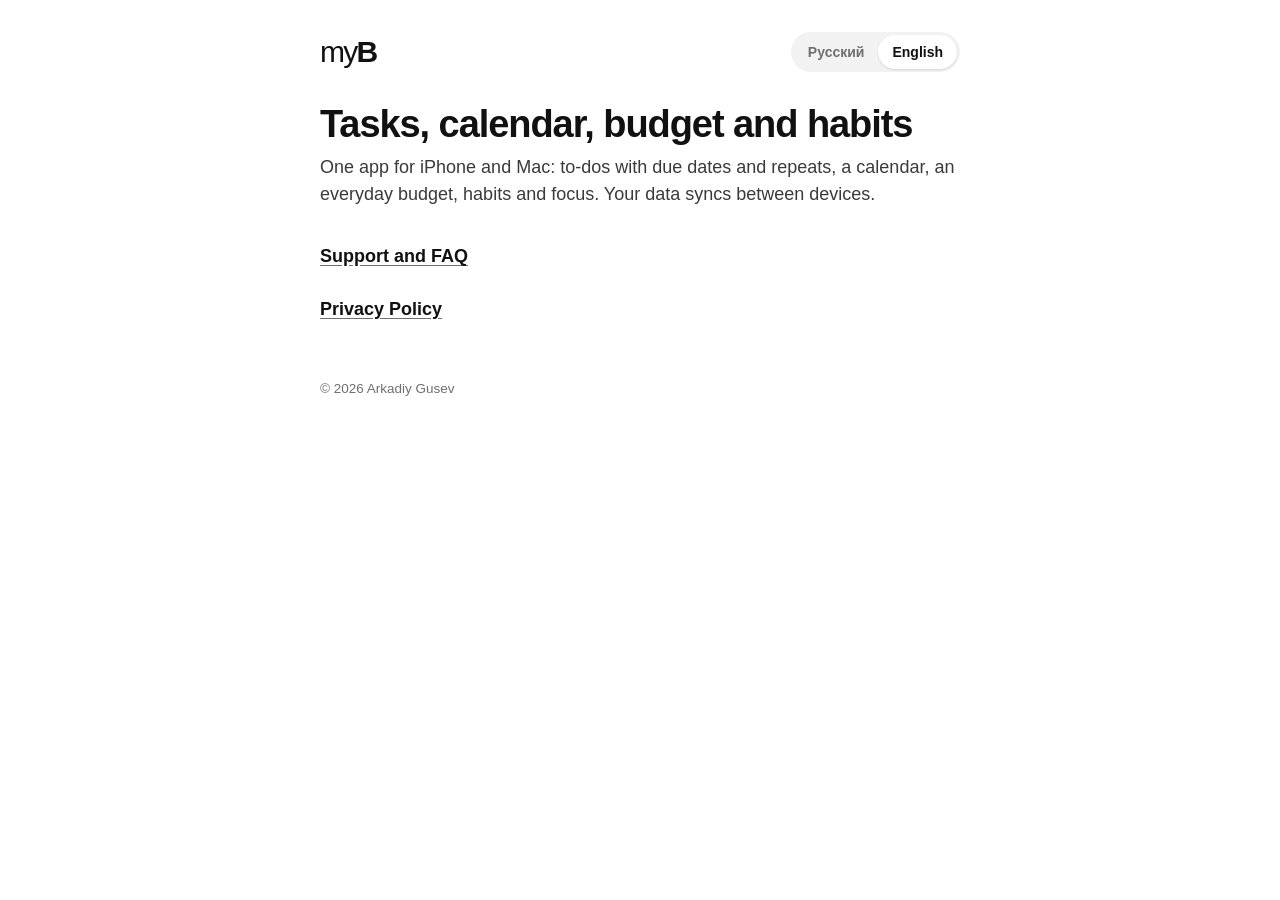
<file: index.html>
<!doctype html>
<html lang="ru" data-t-ru="myB — задачи, календарь, бюджет" data-t-en="myB — tasks, calendar, budget">
<head>
<meta charset="utf-8">
<meta name="viewport" content="width=device-width,initial-scale=1,viewport-fit=cover">
<meta name="color-scheme" content="light dark">
<title>myB — задачи, календарь, бюджет</title>
<link rel="stylesheet" href="site.css">
<style>.home-l{list-style:none;padding:0;margin:28px 0 0;display:flex;flex-direction:column;gap:12px}.home-l a{font-size:18px;font-weight:600}</style>
</head>
<body>
<div class="wrap"><div class="top"><div class="mark" aria-hidden="true">my<b>B</b></div><div class="lang" role="group" aria-label="Language"><button type="button" data-l="ru" aria-pressed="false">Русский</button><button type="button" data-l="en" aria-pressed="false">English</button></div></div><main>
<section data-lang="ru"><h1>Задачи, календарь, бюджет и привычки</h1><p class="pp-lead">Одно приложение для iPhone и Mac: дела со сроками и повторами, календарь, бюджет на каждый день, привычки и фокус. Данные синхронизируются между устройствами.</p>
<ul class="home-l"><li><a href="support.html" data-keep="support.html">Поддержка и вопросы</a></li><li><a href="privacy.html" data-keep="privacy.html">Политика конфиденциальности</a></li></ul></section>
<section data-lang="en" hidden><h1>Tasks, calendar, budget and habits</h1><p class="pp-lead">One app for iPhone and Mac: to-dos with due dates and repeats, a calendar, an everyday budget, habits and focus. Your data syncs between devices.</p>
<ul class="home-l"><li><a href="support.html" data-keep="support.html">Support and FAQ</a></li><li><a href="privacy.html" data-keep="privacy.html">Privacy Policy</a></li></ul></section>
</main><footer>© 2026 Arkadiy Gusev</footer></div>
<script src="site.js"></script>
</body>
</html>
</file>
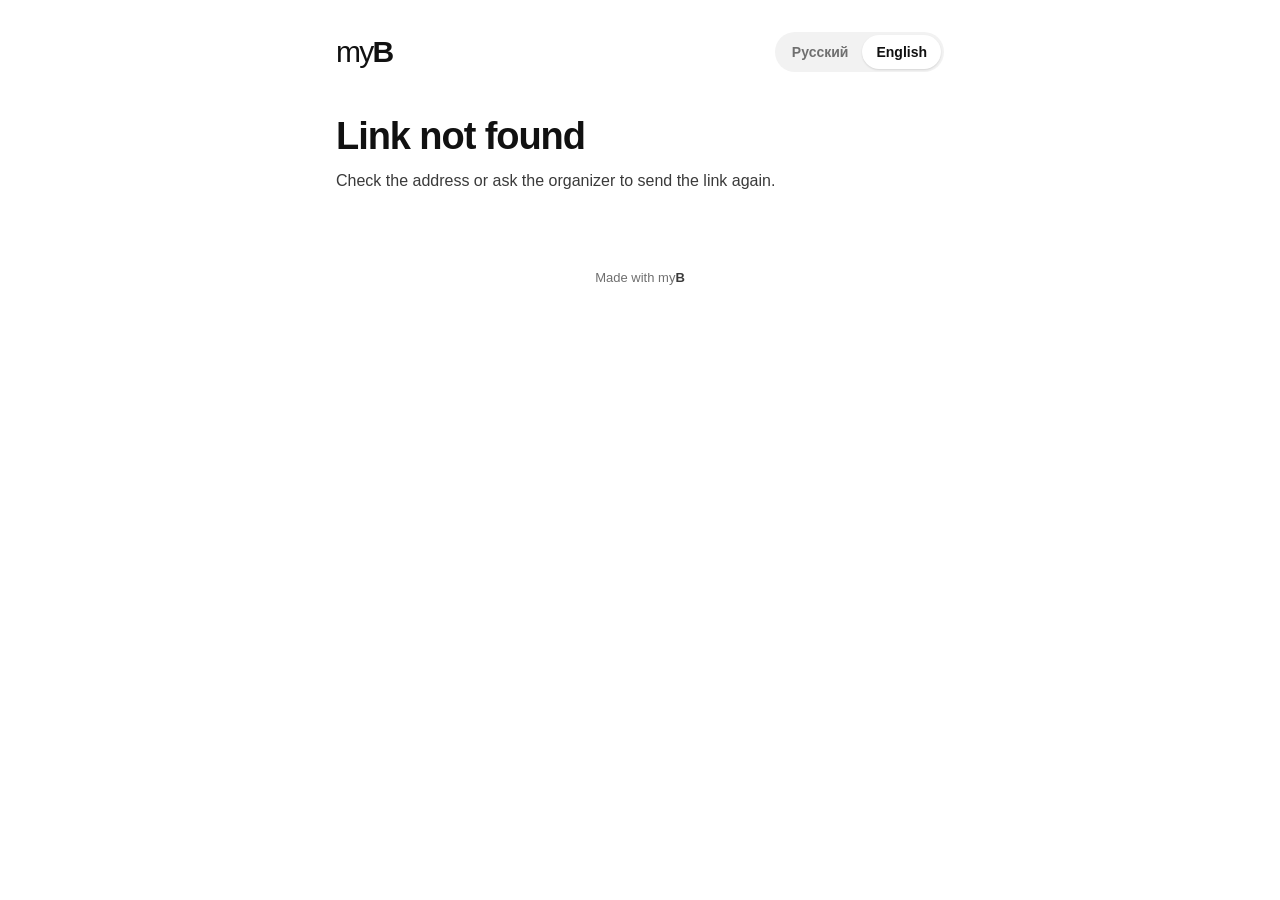
<file: book.html>
<!doctype html>
<html lang="ru">
<head>
<meta charset="utf-8">
<meta name="viewport" content="width=device-width,initial-scale=1,viewport-fit=cover">
<meta name="color-scheme" content="light dark">
<meta name="referrer" content="no-referrer">
<meta name="robots" content="noindex,nofollow">
<meta http-equiv="Content-Security-Policy" content="default-src 'self'; script-src 'self'; style-src 'self'; img-src 'self' data:; connect-src https://crrqausxktmmvwcpofgn.supabase.co; base-uri 'none'; form-action 'none'; object-src 'none'">
<title>Запись на встречу</title>
<link rel="stylesheet" href="site.css">
<link rel="stylesheet" href="book.css?v=2">
</head>
<body>
<div class="wrap">
<div class="top"><div class="mark" aria-hidden="true">my<b>B</b></div><div class="lang" role="group" aria-label="Language"><button type="button" data-l="ru" aria-pressed="false">Русский</button><button type="button" data-l="en" aria-pressed="false">English</button></div></div>
<main id="app"><p class="bk-quiet">Загрузка…</p><noscript><p>Чтобы записаться, включите JavaScript. / Please enable JavaScript to book.</p></noscript></main>
<footer class="bk-foot"><span id="made"><span id="made-t">Сделано в</span> my<b>B</b></span></footer>
</div>
<div id="live" class="bk-sr" aria-live="polite" aria-atomic="true"></div>
<script src="book.js?v=2"></script>
</body>
</html>
</file>
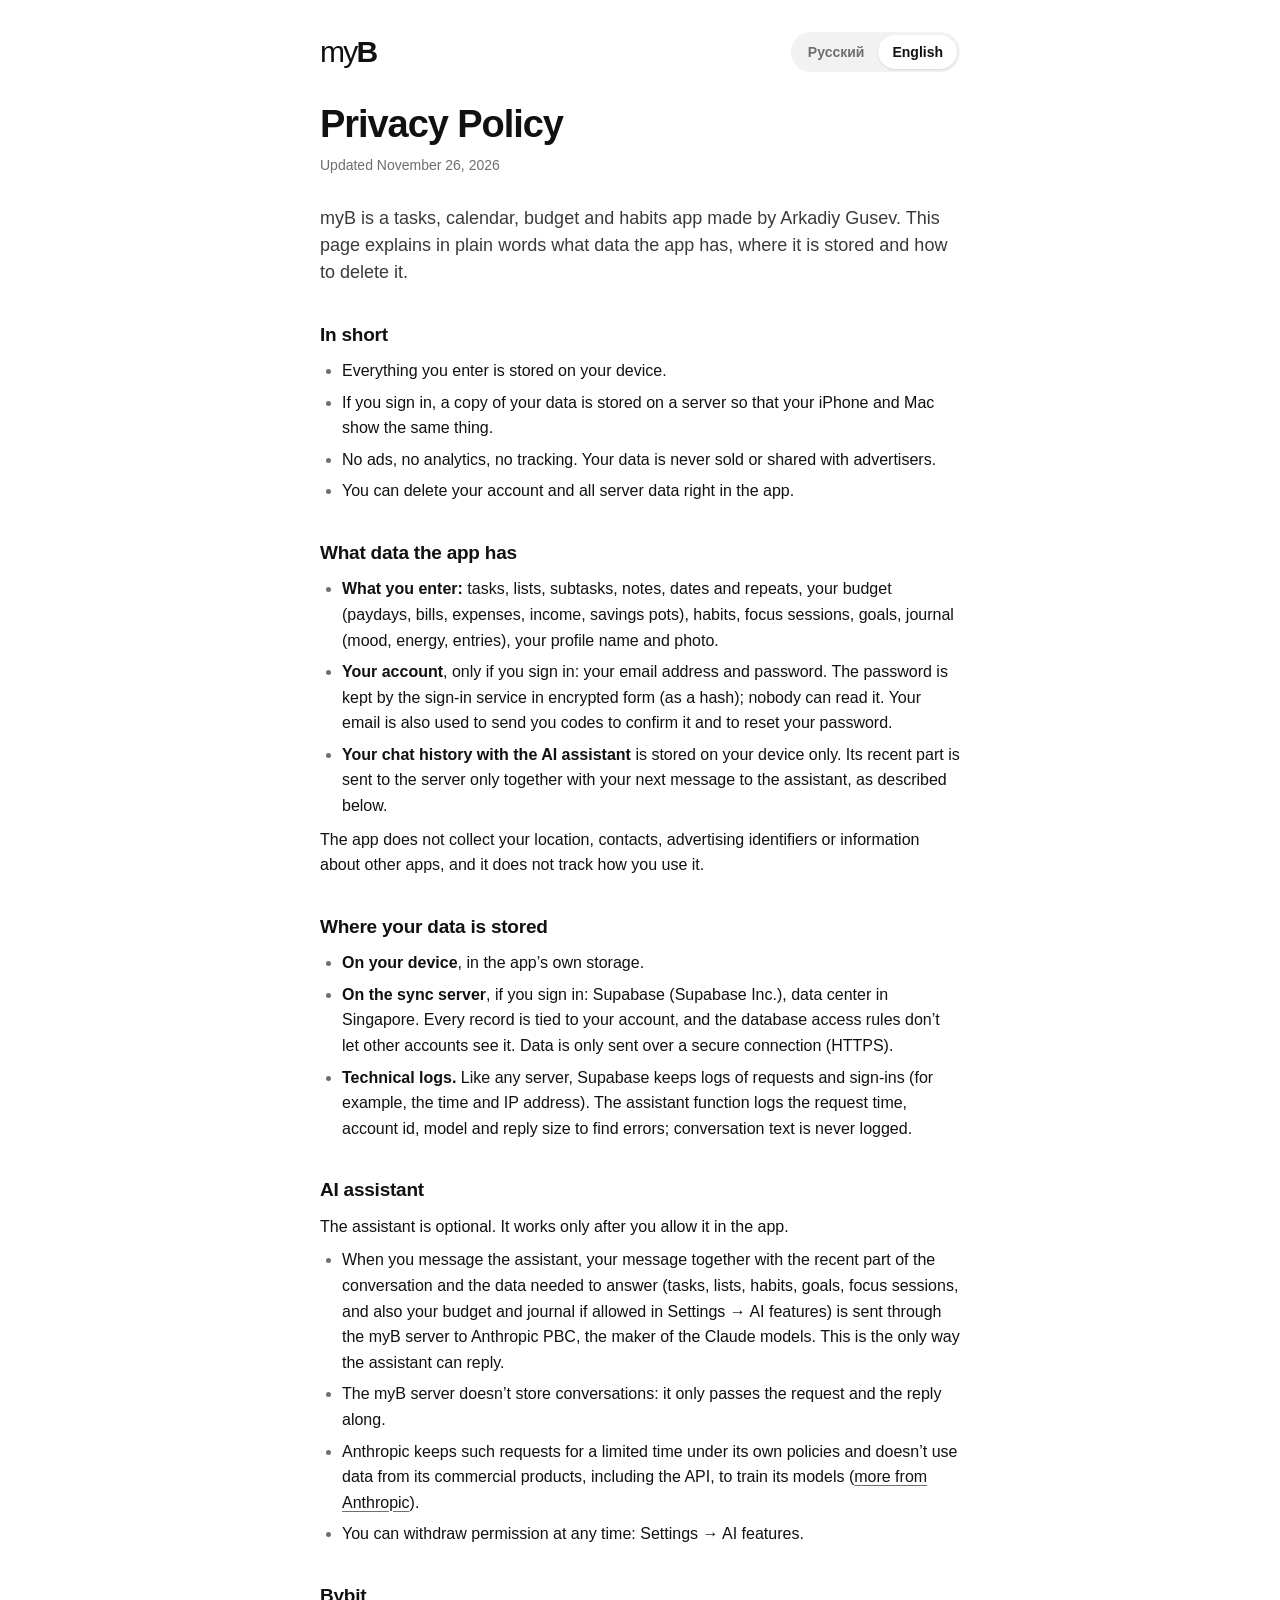
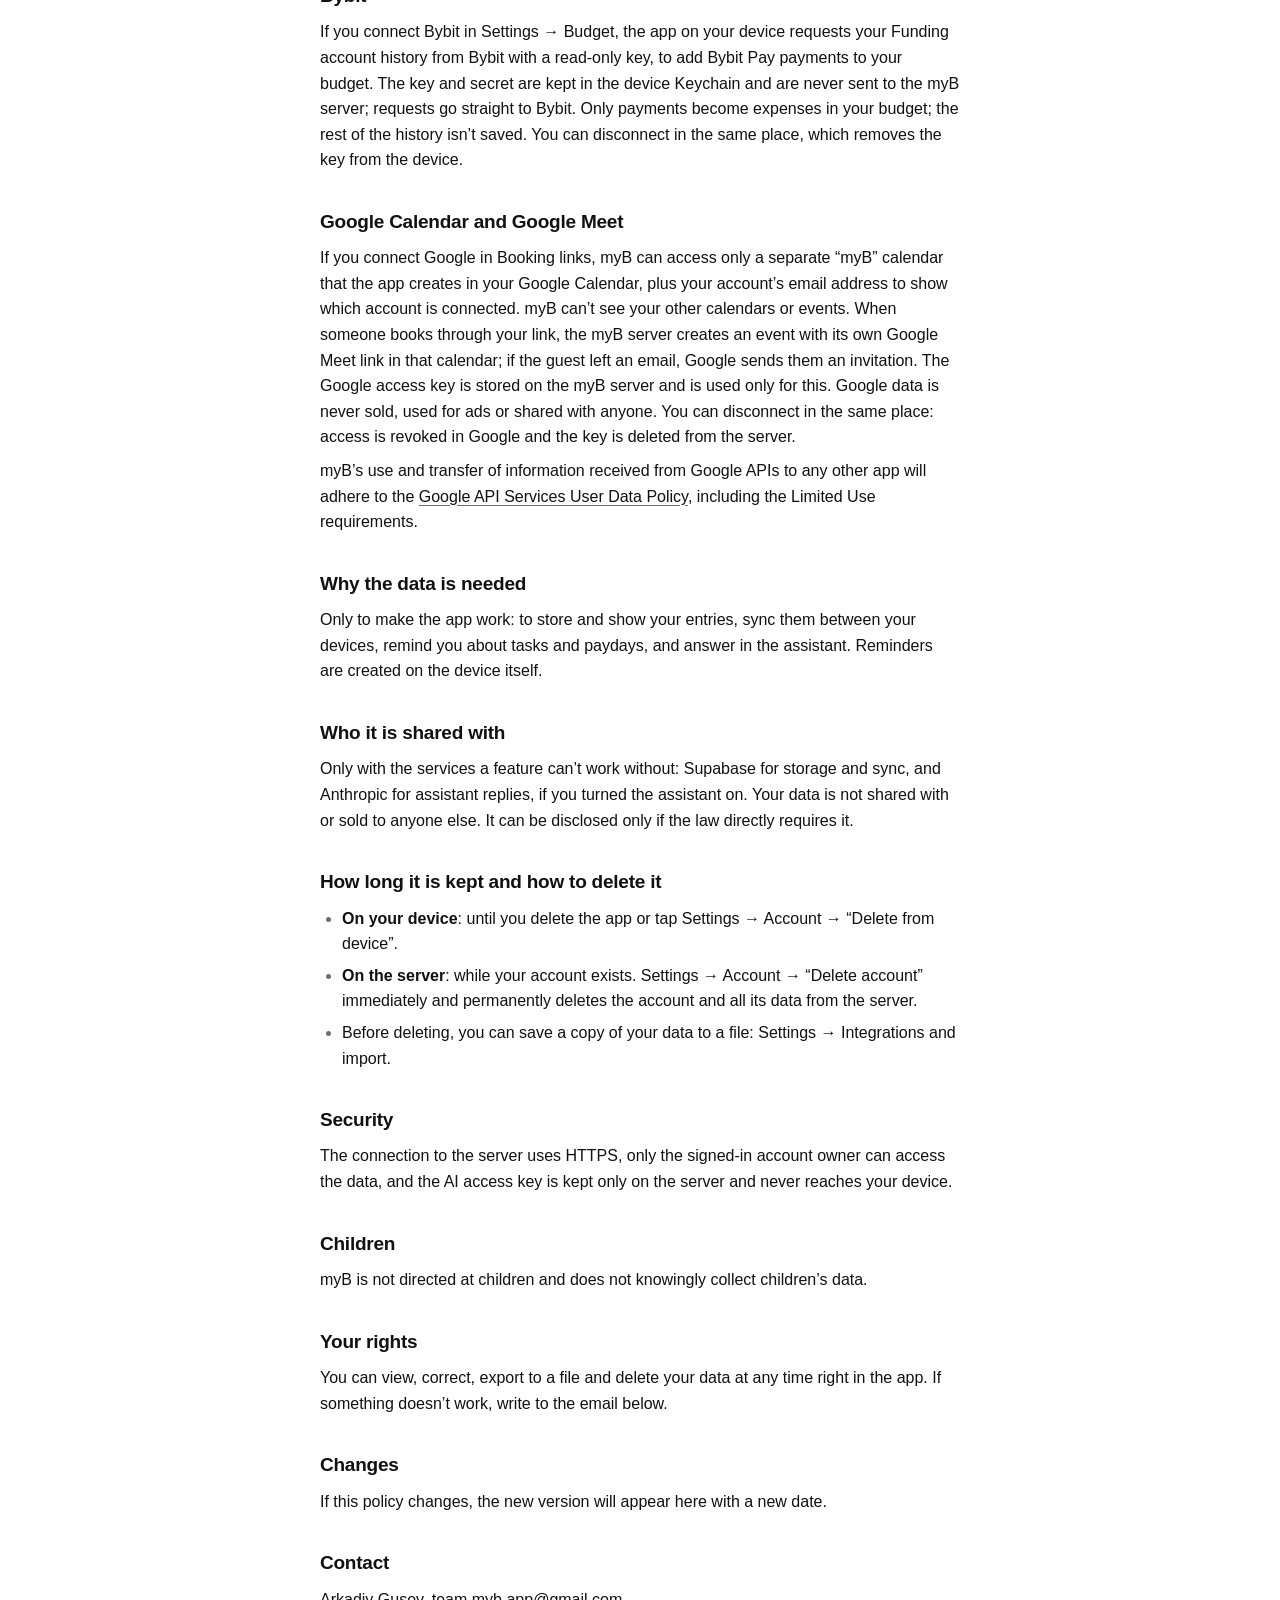
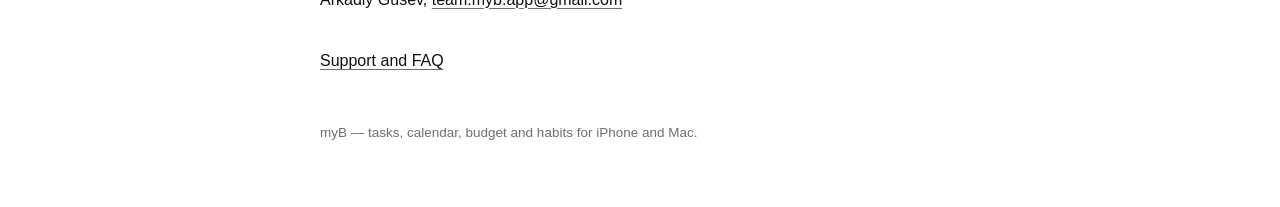
<file: privacy.html>
<!doctype html>
<html lang="ru" data-t-ru="Политика конфиденциальности myB" data-t-en="myB Privacy Policy">
<head>
<meta charset="utf-8">
<meta name="viewport" content="width=device-width,initial-scale=1,viewport-fit=cover">
<meta name="color-scheme" content="light dark">
<title>Политика конфиденциальности myB</title>
<link rel="stylesheet" href="site.css">
</head>
<body>
<div class="wrap"><div class="top"><div class="mark" aria-hidden="true">my<b>B</b></div><div class="lang" role="group" aria-label="Language"><button type="button" data-l="ru" aria-pressed="false">Русский</button><button type="button" data-l="en" aria-pressed="false">English</button></div></div><main><section data-lang="ru"><h1>Политика конфиденциальности</h1><p class="pp-upd">Обновлено 26 ноября 2026 г.</p>
<p class="pp-lead">myB — приложение для задач, календаря, бюджета и привычек. Его делает Аркадий Гусев. Здесь простыми словами описано, какие данные есть у приложения, где они хранятся и как их удалить.</p>

<h3>Коротко</h3>
<ul>
<li>Всё, что ты вводишь, хранится на твоём устройстве.</li>
<li>Если войти в аккаунт, копия данных хранится на сервере — чтобы iPhone и MacBook показывали одно и то же.</li>
<li>Никакой рекламы, аналитики и слежки. Данные не продаются и не передаются рекламодателям.</li>
<li>Аккаунт и все данные на сервере можно удалить прямо в приложении.</li>
</ul>

<h3>Какие данные есть у приложения</h3>
<ul>
<li><b>То, что ты вводишь:</b> задачи, списки, подзадачи, заметки, даты и повторы, бюджет (выплаты, платежи, траты, доходы, копилки), привычки, сессии фокуса, цели, дневник (настроение, энергия, записи), имя и фото профиля.</li>
<li><b>Аккаунт</b> — только если ты входишь: адрес электронной почты и пароль. Пароль хранится у сервиса входа в зашифрованном виде (как хэш), увидеть его нельзя. На почту приходят коды для подтверждения и сброса пароля.</li>
<li><b>История переписки с ИИ-ассистентом</b> хранится только на устройстве. На сервер её недавняя часть уходит лишь вместе с очередным сообщением ассистенту — об этом ниже.</li>
</ul>
<p>Приложение не собирает геолокацию, контакты, рекламные идентификаторы, сведения о других приложениях и не ведёт аналитику того, как ты им пользуешься.</p>

<h3>Где хранятся данные</h3>
<ul>
<li><b>На устройстве</b> — во внутреннем хранилище приложения.</li>
<li><b>На сервере синхронизации</b>, если ты вошёл в аккаунт: сервис Supabase (Supabase Inc.), дата-центр в Сингапуре. Каждая запись привязана к твоему аккаунту, и правила доступа базы данных не дают другим аккаунтам её увидеть. Данные передаются только по защищённому соединению (HTTPS).</li>
<li><b>Технические журналы.</b> Как любой сервер, Supabase ведёт журналы запросов и входов (например, время и IP-адрес). Функция ассистента записывает в журнал время запроса, id аккаунта, модель и объём ответа — чтобы находить ошибки; текст переписки туда не пишется.</li>
</ul>

<h3>ИИ-ассистент</h3>
<p>Ассистент — необязательная функция. Он начинает работать только после того, как ты разрешишь это в приложении.</p>
<ul>
<li>Когда ты пишешь ассистенту, твоё сообщение вместе с недавней частью разговора и данные, нужные для ответа (задачи, списки, привычки, цели, сессии фокуса, а также бюджет и дневник, если это разрешено в Настройках → Функции ИИ), отправляются через сервер myB компании Anthropic PBC — разработчику моделей Claude. Только так ассистент может ответить.</li>
<li>Сервер myB переписку не сохраняет: он лишь передаёт запрос и ответ.</li>
<li>Anthropic хранит такие запросы ограниченное время по своим правилам и не использует данные из своих коммерческих продуктов, в том числе из API, для обучения моделей (<a href="https://privacy.claude.com/en/articles/7996868-is-my-data-used-for-training" target="_blank" rel="noopener">подробнее у Anthropic</a>).</li>
<li>Разрешение можно отозвать в любой момент: Настройки → Функции ИИ.</li>
</ul>

<h3>Bybit</h3>
<p>Если подключишь Bybit в Настройках → Бюджет, приложение на твоём устройстве само запрашивает у Bybit историю твоего Funding-счёта по ключу только на чтение, чтобы записывать оплаты Bybit Pay в бюджет. Ключ и секрет хранятся в Связке ключей устройства и на сервер myB не отправляются; запросы идут напрямую в Bybit. Тратами в бюджете становятся только оплаты, остальная история не сохраняется. Отключить можно там же — ключ удалится с устройства.</p>

<h3>Google Календарь и Google Meet</h3>
<p>Если подключишь Google в «Запись на встречи», myB получает доступ только к отдельному календарю «myB», который приложение само создаёт в твоём Google Календаре, и к адресу аккаунта — чтобы показать, какой аккаунт подключён. Другие календари и события myB не видит. Когда кто-то записывается по твоей ссылке, сервер myB создаёт в этом календаре событие со своей ссылкой Google Meet; если гость оставил почту, Google отправляет ему приглашение. Ключ доступа Google хранится на сервере myB и нужен только для этого. Данные Google не продаются, не используются для рекламы и никому не передаются. Отключить можно там же — доступ отзывается в Google, ключ удаляется с сервера.</p>
<p>Использование myB информации, полученной через API Google, соответствует <a href="https://developers.google.com/terms/api-services-user-data-policy">Google API Services User Data Policy</a>, включая требования Limited Use.</p>

<h3>Зачем нужны данные</h3>
<p>Только чтобы приложение работало: хранить и показывать твои записи, синхронизировать их между устройствами, напоминать о задачах и выплатах и отвечать в ассистенте. Напоминания создаются на самом устройстве.</p>

<h3>Кому передаются</h3>
<p>Только сервисам, без которых функция не работает: Supabase — хранение и синхронизация, Anthropic — ответы ассистента, если ты его включил. Никому больше данные не передаются и не продаются. Раскрыть их можно только если этого прямо требует закон.</p>

<h3>Сколько хранятся и как удалить</h3>
<ul>
<li><b>На устройстве</b> — пока ты не удалишь приложение или не нажмёшь Настройки → Аккаунт → «Удалить с устройства».</li>
<li><b>На сервере</b> — пока существует аккаунт. Настройки → Аккаунт → «Удалить аккаунт» сразу и безвозвратно удаляет аккаунт и все его данные с сервера.</li>
<li>Перед удалением можно сохранить копию данных в файл: Настройки → Интеграции и импорт.</li>
</ul>

<h3>Безопасность</h3>
<p>Связь с сервером идёт по HTTPS, доступ к данным есть только у вошедшего владельца аккаунта, ключ доступа к ИИ хранится только на сервере и не попадает на устройство.</p>

<h3>Дети</h3>
<p>myB не рассчитан специально на детей и сознательно не собирает данные детей.</p>

<h3>Твои права</h3>
<p>Ты можешь в любой момент посмотреть, исправить, выгрузить в файл и удалить свои данные прямо в приложении. Если что-то не получается — напиши на почту ниже.</p>

<h3>Изменения</h3>
<p>Если политика изменится, новая версия появится здесь с новой датой.</p>

<h3>Связаться</h3>
<p>Аркадий Гусев, <a href="mailto:team.myb.app@gmail.com">team.myb.app@gmail.com</a></p>
</section><section data-lang="en" hidden><h1>Privacy Policy</h1><p class="pp-upd">Updated November 26, 2026</p>
<p class="pp-lead">myB is a tasks, calendar, budget and habits app made by Arkadiy Gusev. This page explains in plain words what data the app has, where it is stored and how to delete it.</p>

<h3>In short</h3>
<ul>
<li>Everything you enter is stored on your device.</li>
<li>If you sign in, a copy of your data is stored on a server so that your iPhone and Mac show the same thing.</li>
<li>No ads, no analytics, no tracking. Your data is never sold or shared with advertisers.</li>
<li>You can delete your account and all server data right in the app.</li>
</ul>

<h3>What data the app has</h3>
<ul>
<li><b>What you enter:</b> tasks, lists, subtasks, notes, dates and repeats, your budget (paydays, bills, expenses, income, savings pots), habits, focus sessions, goals, journal (mood, energy, entries), your profile name and photo.</li>
<li><b>Your account</b>, only if you sign in: your email address and password. The password is kept by the sign-in service in encrypted form (as a hash); nobody can read it. Your email is also used to send you codes to confirm it and to reset your password.</li>
<li><b>Your chat history with the AI assistant</b> is stored on your device only. Its recent part is sent to the server only together with your next message to the assistant, as described below.</li>
</ul>
<p>The app does not collect your location, contacts, advertising identifiers or information about other apps, and it does not track how you use it.</p>

<h3>Where your data is stored</h3>
<ul>
<li><b>On your device</b>, in the app’s own storage.</li>
<li><b>On the sync server</b>, if you sign in: Supabase (Supabase Inc.), data center in Singapore. Every record is tied to your account, and the database access rules don’t let other accounts see it. Data is only sent over a secure connection (HTTPS).</li>
<li><b>Technical logs.</b> Like any server, Supabase keeps logs of requests and sign-ins (for example, the time and IP address). The assistant function logs the request time, account id, model and reply size to find errors; conversation text is never logged.</li>
</ul>

<h3>AI assistant</h3>
<p>The assistant is optional. It works only after you allow it in the app.</p>
<ul>
<li>When you message the assistant, your message together with the recent part of the conversation and the data needed to answer (tasks, lists, habits, goals, focus sessions, and also your budget and journal if allowed in Settings → AI features) is sent through the myB server to Anthropic PBC, the maker of the Claude models. This is the only way the assistant can reply.</li>
<li>The myB server doesn’t store conversations: it only passes the request and the reply along.</li>
<li>Anthropic keeps such requests for a limited time under its own policies and doesn’t use data from its commercial products, including the API, to train its models (<a href="https://privacy.claude.com/en/articles/7996868-is-my-data-used-for-training" target="_blank" rel="noopener">more from Anthropic</a>).</li>
<li>You can withdraw permission at any time: Settings → AI features.</li>
</ul>

<h3>Bybit</h3>
<p>If you connect Bybit in Settings → Budget, the app on your device requests your Funding account history from Bybit with a read-only key, to add Bybit Pay payments to your budget. The key and secret are kept in the device Keychain and are never sent to the myB server; requests go straight to Bybit. Only payments become expenses in your budget; the rest of the history isn’t saved. You can disconnect in the same place, which removes the key from the device.</p>

<h3>Google Calendar and Google Meet</h3>
<p>If you connect Google in Booking links, myB can access only a separate “myB” calendar that the app creates in your Google Calendar, plus your account’s email address to show which account is connected. myB can’t see your other calendars or events. When someone books through your link, the myB server creates an event with its own Google Meet link in that calendar; if the guest left an email, Google sends them an invitation. The Google access key is stored on the myB server and is used only for this. Google data is never sold, used for ads or shared with anyone. You can disconnect in the same place: access is revoked in Google and the key is deleted from the server.</p>
<p>myB’s use and transfer of information received from Google APIs to any other app will adhere to the <a href="https://developers.google.com/terms/api-services-user-data-policy">Google API Services User Data Policy</a>, including the Limited Use requirements.</p>

<h3>Why the data is needed</h3>
<p>Only to make the app work: to store and show your entries, sync them between your devices, remind you about tasks and paydays, and answer in the assistant. Reminders are created on the device itself.</p>

<h3>Who it is shared with</h3>
<p>Only with the services a feature can’t work without: Supabase for storage and sync, and Anthropic for assistant replies, if you turned the assistant on. Your data is not shared with or sold to anyone else. It can be disclosed only if the law directly requires it.</p>

<h3>How long it is kept and how to delete it</h3>
<ul>
<li><b>On your device</b>: until you delete the app or tap Settings → Account → “Delete from device”.</li>
<li><b>On the server</b>: while your account exists. Settings → Account → “Delete account” immediately and permanently deletes the account and all its data from the server.</li>
<li>Before deleting, you can save a copy of your data to a file: Settings → Integrations and import.</li>
</ul>

<h3>Security</h3>
<p>The connection to the server uses HTTPS, only the signed-in account owner can access the data, and the AI access key is kept only on the server and never reaches your device.</p>

<h3>Children</h3>
<p>myB is not directed at children and does not knowingly collect children’s data.</p>

<h3>Your rights</h3>
<p>You can view, correct, export to a file and delete your data at any time right in the app. If something doesn’t work, write to the email below.</p>

<h3>Changes</h3>
<p>If this policy changes, the new version will appear here with a new date.</p>

<h3>Contact</h3>
<p>Arkadiy Gusev, <a href="mailto:team.myb.app@gmail.com">team.myb.app@gmail.com</a></p>
</section><p style="margin-top:36px"><a href="support.html" data-keep="support.html"><span data-lang="ru">Поддержка и вопросы</span><span data-lang="en" hidden>Support and FAQ</span></a></p></main>
<footer><span data-lang="ru">myB — задачи, календарь, бюджет и привычки для iPhone и Mac.</span><span data-lang="en" hidden>myB — tasks, calendar, budget and habits for iPhone and Mac.</span></footer></div>
<script src="site.js"></script>
</body>
</html>
</file>
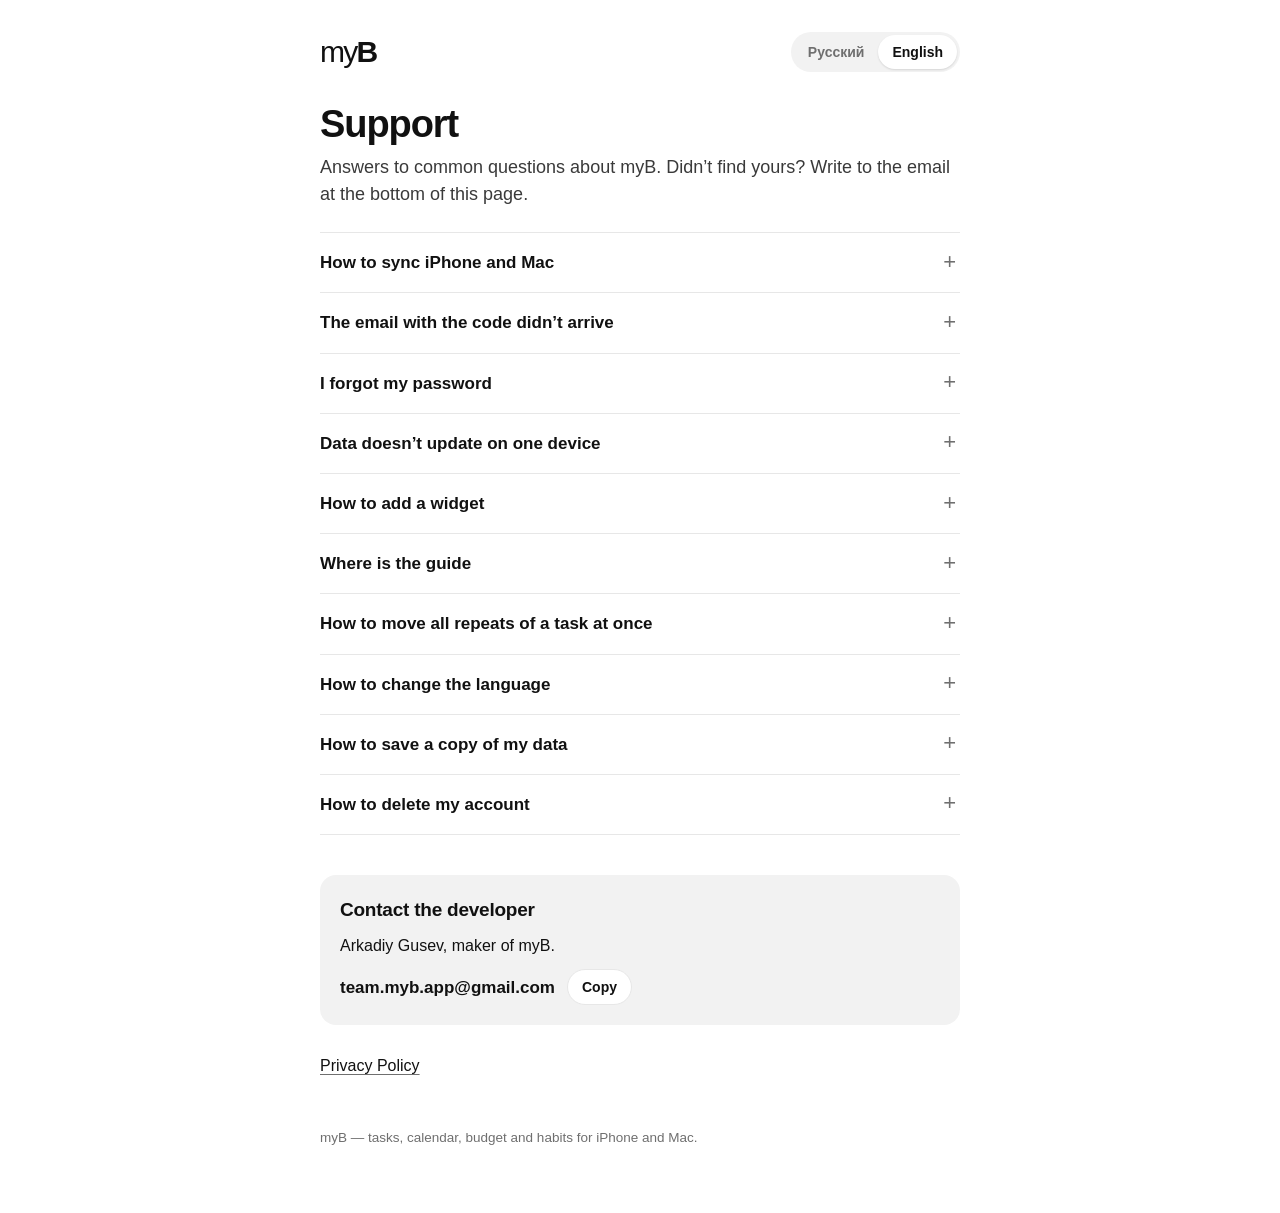
<file: support.html>
<!doctype html>
<html lang="ru" data-t-ru="Поддержка myB" data-t-en="myB Support">
<head>
<meta charset="utf-8">
<meta name="viewport" content="width=device-width,initial-scale=1,viewport-fit=cover">
<meta name="color-scheme" content="light dark">
<title>Поддержка myB</title>
<link rel="stylesheet" href="site.css">
</head>
<body>
<div class="wrap"><div class="top"><div class="mark" aria-hidden="true">my<b>B</b></div><div class="lang" role="group" aria-label="Language"><button type="button" data-l="ru" aria-pressed="false">Русский</button><button type="button" data-l="en" aria-pressed="false">English</button></div></div><main><section data-lang="ru"><h1>Поддержка</h1>
<p class="pp-lead">Ответы на частые вопросы о myB. Не нашёл свой — напиши на почту внизу страницы.</p>
<div class="faq">
<details><summary>Как синхронизировать iPhone и Mac</summary><p>На одном устройстве открой Настройки → Аккаунт и создай аккаунт. На втором войди с той же почтой и паролем. Без аккаунта всё хранится только на устройстве и работает без интернета.</p></details>
<details><summary>Не пришло письмо с кодом</summary><p>Проверь папку «Спам» и правильность адреса. Новый код можно запросить через минуту.</p></details>
<details><summary>Забыл пароль</summary><p>На экране входа нажми «Забыли пароль?», введи код из письма и придумай новый пароль.</p></details>
<details><summary>Данные на одном устройстве не обновляются</summary><p>Настройки → Аккаунт → «Проверить связь» покажет, доходит ли запрос до сервера. Если нет — проверь интернет, закрой myB и открой снова.</p></details>
<details><summary>Как добавить виджет</summary><p>iPhone: удерживай палец на экране «Домой» → «Изменить» → «Добавить виджет» → myB. Mac: правый клик по рабочему столу → «Изменить виджеты» → myB.</p></details>
<details><summary>Где инструкция</summary><p>В приложении: Настройки → «Как пользоваться». Ещё её открывает меню профиля, клавиша «?», а на Mac — меню «Справка» → «Как пользоваться myB».</p></details>
<details><summary>Как перенести все повторы задачи сразу</summary><p>Перетащи в календаре один раз повторяющейся задачи на новое время или день — внизу появится подсказка. «Перенести все» сдвинет так же всю серию, «Отменить» вернёт как было.</p></details>
<details><summary>Как сменить язык</summary><p>Настройки → Внешний вид → Язык. По умолчанию myB говорит на языке устройства.</p></details>
<details><summary>Как сохранить копию данных</summary><p>Настройки → Интеграции и импорт. Файл можно потом загрузить обратно на любом устройстве.</p></details>
<details><summary>Как удалить аккаунт</summary><p>Настройки → Аккаунт → «Удалить аккаунт». Аккаунт и все данные на сервере удаляются сразу и навсегда. Данные только на этом устройстве удаляет кнопка «Удалить с устройства».</p></details>
</div>
<div class="contact"><h3>Написать разработчику</h3><p>Аркадий Гусев, автор myB.</p><div class="mail"><code>team.myb.app@gmail.com</code><button type="button" class="copy" data-copy="team.myb.app@gmail.com" data-done="Скопировано">Скопировать</button></div></div>
<p style="margin-top:28px"><a href="privacy.html" data-keep="privacy.html">Политика конфиденциальности</a></p>
</section><section data-lang="en" hidden><h1>Support</h1>
<p class="pp-lead">Answers to common questions about myB. Didn’t find yours? Write to the email at the bottom of this page.</p>
<div class="faq">
<details><summary>How to sync iPhone and Mac</summary><p>On one device, open Settings → Account and create an account. On the other, sign in with the same email and password. Without an account everything stays on the device and works offline.</p></details>
<details><summary>The email with the code didn’t arrive</summary><p>Check your Spam folder and the address you typed. You can ask for a new code after a minute.</p></details>
<details><summary>I forgot my password</summary><p>On the sign-in screen, tap “Forgot password?”, enter the code from the email and choose a new password.</p></details>
<details><summary>Data doesn’t update on one device</summary><p>Settings → Account → “Check connection” shows whether requests reach the server. If they don’t, check your internet connection, then quit myB and open it again.</p></details>
<details><summary>How to add a widget</summary><p>iPhone: touch and hold the Home Screen → Edit → Add Widget → myB. Mac: right-click the desktop → Edit Widgets → myB.</p></details>
<details><summary>Where is the guide</summary><p>In the app: Settings → How to use. You can also open it from the profile menu, with the “?” key, or on a Mac from Help → How to Use myB.</p></details>
<details><summary>How to move all repeats of a task at once</summary><p>Drag one occurrence of a repeating task in the calendar to a new time or day — a hint appears at the bottom. Move all shifts the whole series the same way, Undo puts it back.</p></details>
<details><summary>How to change the language</summary><p>Settings → Appearance → Language. By default myB uses your device’s language.</p></details>
<details><summary>How to save a copy of my data</summary><p>Settings → Integrations and import. You can load the file back on any device.</p></details>
<details><summary>How to delete my account</summary><p>Settings → Account → “Delete account”. The account and all its server data are deleted immediately and permanently. “Delete from device” removes the data on this device only.</p></details>
</div>
<div class="contact"><h3>Contact the developer</h3><p>Arkadiy Gusev, maker of myB.</p><div class="mail"><code>team.myb.app@gmail.com</code><button type="button" class="copy" data-copy="team.myb.app@gmail.com" data-done="Copied">Copy</button></div></div>
<p style="margin-top:28px"><a href="privacy.html" data-keep="privacy.html">Privacy Policy</a></p>
</section></main>
<footer><span data-lang="ru">myB — задачи, календарь, бюджет и привычки для iPhone и Mac.</span><span data-lang="en" hidden>myB — tasks, calendar, budget and habits for iPhone and Mac.</span></footer></div>
<script src="site.js"></script>
</body>
</html>
</file>
<file: site.css>
:root{
  --bg:#FFFFFF; --ink:#111111; --ink2:#3A3A3A; --muted:#6F6F6F; --line:#E7E7E7; --chip:#F2F2F2;
  --font:-apple-system,BlinkMacSystemFont,"Segoe UI",Roboto,sans-serif;
}
@media (prefers-color-scheme: dark){:root:not([data-theme="light"]){--bg:#0E0E0E;--ink:#F3F3F3;--ink2:#CFCFCF;--muted:#8C8C8C;--line:#262626;--chip:#1F1F1F;color-scheme:dark}}
:root[data-theme="dark"]{--bg:#0E0E0E;--ink:#F3F3F3;--ink2:#CFCFCF;--muted:#8C8C8C;--line:#262626;--chip:#1F1F1F;color-scheme:dark}
body{background:var(--bg);color:var(--ink);font-family:var(--font);font-size:16px;line-height:1.6;-webkit-font-smoothing:antialiased;margin:0;
  padding-left:max(16px,env(safe-area-inset-left,0px));padding-right:max(16px,env(safe-area-inset-right,0px));padding-block:32px 64px}
.wrap{max-width:40rem;margin:0 auto}
.top{display:flex;align-items:center;justify-content:space-between;gap:16px;margin:0 0 32px}
.mark{font-size:30px;font-weight:450;letter-spacing:-.06em;line-height:1;margin:0}
.mark b{font-weight:800}
.lang{display:inline-flex;background:var(--chip);border-radius:999px;padding:3px}
.lang button{font:inherit;font-size:14px;font-weight:600;border:0;background:transparent;color:var(--muted);padding:6px 14px;border-radius:999px;cursor:pointer}
.lang button[aria-pressed="true"]{background:var(--bg);color:var(--ink);box-shadow:0 1px 2px rgba(0,0,0,.12)}
.lang button:focus-visible,a:focus-visible,summary:focus-visible,.copy:focus-visible{outline:2px solid var(--ink);outline-offset:3px}
h1{font-size:clamp(28px,6vw,38px);line-height:1.1;letter-spacing:-.028em;font-weight:780;margin:0 0 8px;text-wrap:balance}
.pp-upd{color:var(--muted);font-size:14px;margin:0 0 28px}
.pp-lead{font-size:18px;line-height:1.5;color:var(--ink2);margin:0 0 8px}
h3{font-size:19px;letter-spacing:-.012em;margin:34px 0 8px;font-weight:700;text-wrap:balance}
p{margin:8px 0}
ul{margin:8px 0;padding-left:22px}
li{margin:6px 0}
li::marker{color:var(--muted)}
a{color:var(--ink);text-underline-offset:3px;text-decoration-color:var(--muted)}
.faq{border-top:1px solid var(--line);margin-top:24px}
.faq details{border-bottom:1px solid var(--line);padding:2px 0}
.faq summary{cursor:pointer;list-style:none;font-weight:650;font-size:17px;padding:14px 28px 14px 0;position:relative}
.faq summary::-webkit-details-marker{display:none}
.faq summary::after{content:"+";position:absolute;right:4px;top:50%;transform:translateY(-54%);line-height:1;font-weight:400;font-size:22px;color:var(--muted)}
.faq details[open] summary::after{content:"–"}
.faq details p{margin:0 0 16px;color:var(--ink2)}
.contact{margin-top:40px;background:var(--chip);border-radius:16px;padding:20px}
.contact h3{margin:0 0 6px}
.mail{display:flex;flex-wrap:wrap;align-items:center;gap:8px 12px;margin-top:10px}
.mail code{font-family:inherit;font-size:17px;font-weight:600;user-select:all;word-break:break-all}
.copy{font:inherit;font-size:14px;font-weight:600;border:1px solid var(--line);background:var(--bg);color:var(--ink);border-radius:999px;padding:6px 14px;cursor:pointer}
footer{margin-top:48px;color:var(--muted);font-size:13.5px}
</file>
<file: book.css>
/* myB — страница записи на встречу. Токены цвета — из site.css (светлая и тёмная тема). */
html{-webkit-text-size-adjust:100%;text-size-adjust:100%}
body{overflow-x:hidden}
.wrap{max-width:38rem}
.top{margin-bottom:36px}
button,input,textarea{font:inherit;color:inherit}
button{-webkit-tap-highlight-color:transparent;touch-action:manipulation}
button:focus-visible,a:focus-visible{outline:2px solid var(--ink);outline-offset:2px}
.bk-nw{white-space:nowrap}
.bk-sr{position:absolute;width:1px;height:1px;margin:-1px;padding:0;overflow:hidden;clip:rect(0 0 0 0);clip-path:inset(50%);white-space:nowrap;border:0}
.bk-quiet{color:var(--muted);margin:24px 0}

/* шапка встречи */
.bk-who{display:flex;align-items:center;gap:12px;margin:0 0 14px}
.bk-ava{flex:none;width:44px;height:44px;border-radius:50%;background:var(--chip);color:var(--ink);display:grid;place-items:center;font-size:18px;font-weight:700;letter-spacing:-.01em}
.bk-host{font-size:16px;font-weight:600;color:var(--ink2);margin:0;overflow-wrap:anywhere}
.bk-title{overflow-wrap:anywhere;margin:0}
.bk-title:focus{outline:none}
.bk-meta{color:var(--muted);font-size:15.5px;margin:8px 0 0;overflow-wrap:anywhere}
.bk-meta span+span::before{content:"·";margin:0 .45em}

/* секции выбора */
.bk-sec{margin-top:30px}
.bk-lbl{font-size:14px;font-weight:600;color:var(--muted);margin:0 0 12px}
.bk-h2{font-size:18px;font-weight:700;letter-spacing:-.012em;line-height:1.3;margin:0 0 12px}
.bk-movehead{font-size:20px;margin:0}
.bk-movehead:focus{outline:none}
.bk-movewrap+.bk-sec{margin-top:18px}
.bk-chips{display:flex;flex-wrap:wrap;gap:8px}
.bk-chip,.bk-day,.bk-slot,.bk-pill{border:1px solid var(--line);background:var(--bg);color:var(--ink);cursor:pointer;transition:background-color .15s,color .15s,border-color .15s}
.bk-chip{min-height:44px;padding:0 18px;border-radius:999px;font-size:15px;font-weight:600}
.bk-chip[aria-pressed="true"],.bk-day[aria-pressed="true"],.bk-slot[aria-pressed="true"]{background:var(--ink);color:var(--bg);border-color:var(--ink)}
@media (hover:hover){
  .bk-chip:hover,.bk-day:hover,.bk-slot:hover:not(:disabled),.bk-pill:hover{border-color:var(--muted)}
  .bk-chip[aria-pressed="true"]:hover,.bk-day[aria-pressed="true"]:hover,.bk-slot[aria-pressed="true"]:hover{border-color:var(--ink)}
}

/* полоса дней: прокручивается сама, страница — нет */
.bk-strip{position:relative;display:flex;gap:8px;overflow-x:auto;overflow-y:hidden;overscroll-behavior-x:contain;scroll-snap-type:x proximity;scroll-padding-inline:4px;padding:4px;margin:-4px;scrollbar-width:none}
.bk-strip::-webkit-scrollbar{display:none}
@media (hover:hover) and (pointer:fine){.bk-strip{scrollbar-width:thin;padding-bottom:10px}.bk-strip::-webkit-scrollbar{display:block;height:6px}.bk-strip::-webkit-scrollbar-thumb{background:var(--line);border-radius:3px}}
@media (max-width:719px){.bk-strip{margin-inline:-16px;padding-inline:16px;scroll-padding-inline:16px}}
@media (min-width:720px){
  .bk-strip.fade-r{-webkit-mask-image:linear-gradient(to right,#000 calc(100% - 56px),transparent);mask-image:linear-gradient(to right,#000 calc(100% - 56px),transparent)}
  .bk-strip.fade-l{-webkit-mask-image:linear-gradient(to right,transparent,#000 56px);mask-image:linear-gradient(to right,transparent,#000 56px)}
  .bk-strip.fade-l.fade-r{-webkit-mask-image:linear-gradient(to right,transparent,#000 56px,#000 calc(100% - 56px),transparent);mask-image:linear-gradient(to right,transparent,#000 56px,#000 calc(100% - 56px),transparent)}
}
.bk-lblrow{display:flex;align-items:center;justify-content:space-between;gap:12px;min-height:28px;margin:0 0 12px}
.bk-lblrow .bk-lbl{margin:0}
.bk-nav{display:none;gap:6px}
@media (hover:hover) and (pointer:fine){.can-scroll .bk-nav{display:flex}}
.bk-arw{width:36px;height:36px;padding:0 0 3px;border-radius:50%;border:1px solid var(--line);background:var(--bg);color:var(--ink);font-size:22px;line-height:1;cursor:pointer;display:grid;place-items:center}
.bk-arw:disabled{opacity:.35;cursor:default}
@media (hover:hover){.bk-arw:hover:not(:disabled){border-color:var(--muted)}}
.bk-day{flex:none;width:62px;min-height:80px;border-radius:16px;padding:8px 0;display:flex;flex-direction:column;align-items:center;justify-content:center;gap:1px;scroll-snap-align:start}
.bk-day .wd{font-size:12px;font-weight:650;letter-spacing:.05em;text-transform:uppercase;color:var(--muted)}
.bk-day .dn{font-size:22px;font-weight:720;line-height:1.15;letter-spacing:-.02em;font-variant-numeric:tabular-nums}
.bk-day .mo{font-size:12px;line-height:1.2;color:var(--muted);min-height:1.2em}
.bk-day[aria-pressed="true"] .wd,.bk-day[aria-pressed="true"] .mo{color:inherit;opacity:.72}

/* сетка времени */
.bk-grid{display:grid;grid-template-columns:repeat(auto-fill,minmax(92px,1fr));gap:8px}
.bk-slot{min-height:48px;border-radius:12px;padding:0 6px;font-size:16px;font-weight:600;font-variant-numeric:tabular-nums;white-space:nowrap}
.bk-slot.bk-cur{border-style:dashed;color:var(--muted);cursor:default}
.bk-busy{opacity:.45;pointer-events:none}
.bk-tz{font-size:14px;color:var(--muted);margin:14px 0 0}
.bk-hint{font-size:14.5px;color:var(--ink2);font-weight:550;margin:4px 0 0}

/* форма */
.bk-form{margin-top:34px;padding-top:26px;border-top:1px solid var(--line)}
.bk-f{display:block;margin:0 0 18px}
.bk-f>.bk-fl{display:block;font-size:14.5px;font-weight:650;margin:0 0 7px}
.bk-opt{color:var(--muted);font-weight:400}
.bk-in{box-sizing:border-box;display:block;width:100%;min-height:50px;margin:0;padding:12px 14px;border:1px solid var(--line);border-radius:12px;background:var(--bg);font-size:16px;line-height:1.4;-webkit-appearance:none;appearance:none;transition:border-color .15s}
.bk-in::placeholder{color:var(--muted);opacity:1}
.bk-in:focus{outline:none;border-color:var(--ink);box-shadow:0 0 0 1px var(--ink)}
textarea.bk-in{min-height:100px;resize:vertical}
.bk-in[aria-invalid="true"]{border-color:var(--ink)}
.bk-err{display:block;font-size:14px;font-weight:550;color:var(--ink2);margin:7px 0 0}
.bk-err::before{content:"— "}
.bk-hp{position:absolute;left:-10000px;top:0;width:1px;height:1px;overflow:hidden}

/* кнопки */
.bk-btn{box-sizing:border-box;display:flex;align-items:center;justify-content:center;width:100%;min-height:54px;margin:0;padding:12px 20px;border:1px solid var(--ink);border-radius:16px;background:var(--ink);color:var(--bg);font-size:17px;font-weight:650;line-height:1.3;text-align:center;text-decoration:none;cursor:pointer;transition:opacity .15s}
.bk-btn:disabled{opacity:.5;cursor:default}
.bk-btn.bk-2{background:var(--bg);color:var(--ink);border-color:var(--line)}
.bk-btn+.bk-btn{margin-top:10px}
.bk-row{display:flex;flex-wrap:wrap;gap:10px}
.bk-row>.bk-btn{flex:1 1 220px;width:auto;margin:0}
.bk-pill{box-sizing:border-box;display:inline-flex;align-items:center;justify-content:center;min-height:44px;padding:0 18px;border-radius:999px;font-size:15px;font-weight:600;line-height:1.2;text-decoration:none;color:var(--ink)}
.bk-btn:focus-visible{outline-offset:3px}

/* сообщения */
.bk-note{display:flex;flex-wrap:wrap;align-items:center;justify-content:space-between;gap:10px 14px;margin:0 0 16px;padding:14px 16px;border-radius:14px;background:var(--chip);font-size:15px;font-weight:550;line-height:1.45}
.bk-note p{margin:0;flex:1 1 200px}
.bk-note:focus{outline:none}
.bk-form .bk-note{margin:14px 0 0}
.bk-state{padding:8px 0 0}
.bk-state h1{margin-bottom:10px}
.bk-state p{color:var(--ink2);margin:0 0 22px;max-width:30rem}
.bk-empty{margin-top:30px;padding:22px 20px;border-radius:16px;background:var(--chip)}
.bk-empty h2{font-size:18px;font-weight:700;margin:0 0 4px;letter-spacing:-.01em}
.bk-empty p{margin:0;color:var(--ink2)}

/* карточка встречи */
.bk-ok{font-size:15px;font-weight:650;color:var(--muted);margin:0 0 10px;letter-spacing:.01em}
.bk-card{margin-top:22px;padding:20px;border:1px solid var(--line);border-radius:20px}
.bk-when{font-size:clamp(22px,5.4vw,27px);font-weight:760;letter-spacing:-.022em;line-height:1.2;margin:0}
.bk-range{font-size:20px;font-weight:600;font-variant-numeric:tabular-nums;margin:4px 0 0}
.bk-card .bk-tz{margin-top:2px}
.bk-what{margin:14px 0 0;color:var(--ink2);overflow-wrap:anywhere}
.bk-place{margin:4px 0 0;overflow-wrap:anywhere;font-weight:550}
.bk-status{display:inline-block;margin:0 0 12px;padding:3px 10px;border-radius:999px;background:var(--chip);font-size:13px;font-weight:650;color:var(--ink2)}
.bk-card.is-off .bk-when,.bk-card.is-off .bk-range{color:var(--muted);text-decoration:line-through;text-decoration-thickness:1.5px}
.bk-cal{display:flex;flex-wrap:wrap;gap:8px}
.bk-save{margin-top:30px;padding:20px;border-radius:18px;background:var(--chip)}
.bk-save h2{font-size:16px;font-weight:700;line-height:1.35;margin:0 0 8px;letter-spacing:-.005em}
.bk-url{display:block;font-family:inherit;font-size:14.5px;font-weight:550;color:var(--ink2);word-break:break-all;-webkit-user-select:all;user-select:all;margin:0 0 12px}
.bk-save .bk-pill{background:var(--bg)}
.bk-ask{margin-top:14px;padding:18px;border-radius:16px;border:1px solid var(--line)}
.bk-ask p{margin:0 0 12px;font-weight:650}
.bk-ask:focus{outline:none}

/* скелет загрузки */
.sk{display:block;background:var(--chip);border-radius:10px;animation:bk-pulse 1.4s ease-in-out infinite}
.sk-row{display:flex;gap:8px;overflow:hidden}
.sk-ava{width:44px;height:44px;border-radius:50%;flex:none}
.sk-l1{width:110px;height:16px}
.sk-h1{width:58%;height:32px;margin:0 0 12px}
.sk-l2{width:36%;height:15px}
.sk-day{flex:none;width:62px;height:80px;border-radius:16px}
.sk-grid{display:grid;grid-template-columns:repeat(auto-fill,minmax(92px,1fr));gap:8px}
.sk-grid .sk{height:48px;border-radius:12px}
.bk-check{background:var(--ink);color:var(--bg);font-size:20px}
@keyframes bk-pulse{50%{opacity:.45}}

.bk-foot{margin-top:64px;text-align:center;font-size:13px}
.bk-foot a,.bk-foot #made{color:var(--muted);text-decoration:none;display:inline-block;padding:10px 6px}
.bk-foot a b,.bk-foot #made b{font-weight:800;color:var(--ink2)}
@media (hover:hover){.bk-foot a:hover{color:var(--ink)}}

@media (prefers-reduced-motion:reduce){
  *,*::before,*::after{animation:none!important;transition:none!important;scroll-behavior:auto!important}
}
</file>
